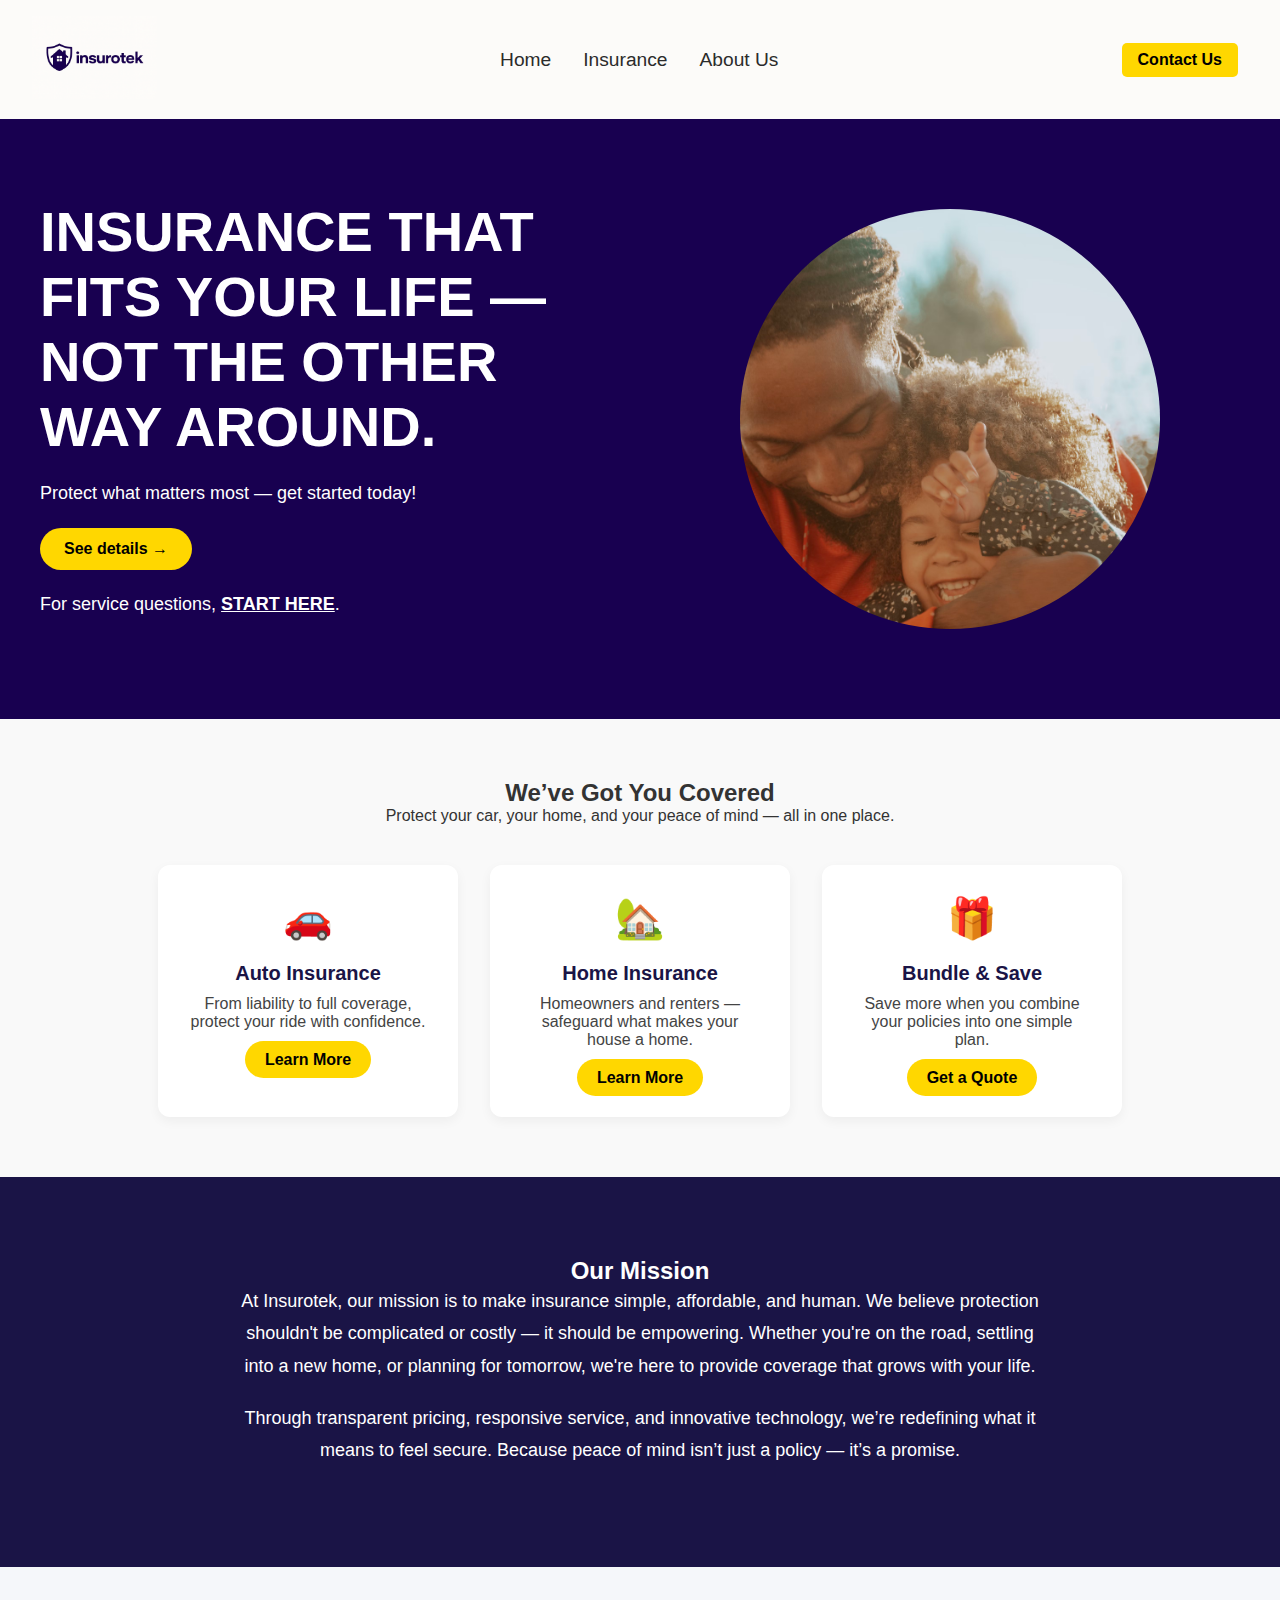
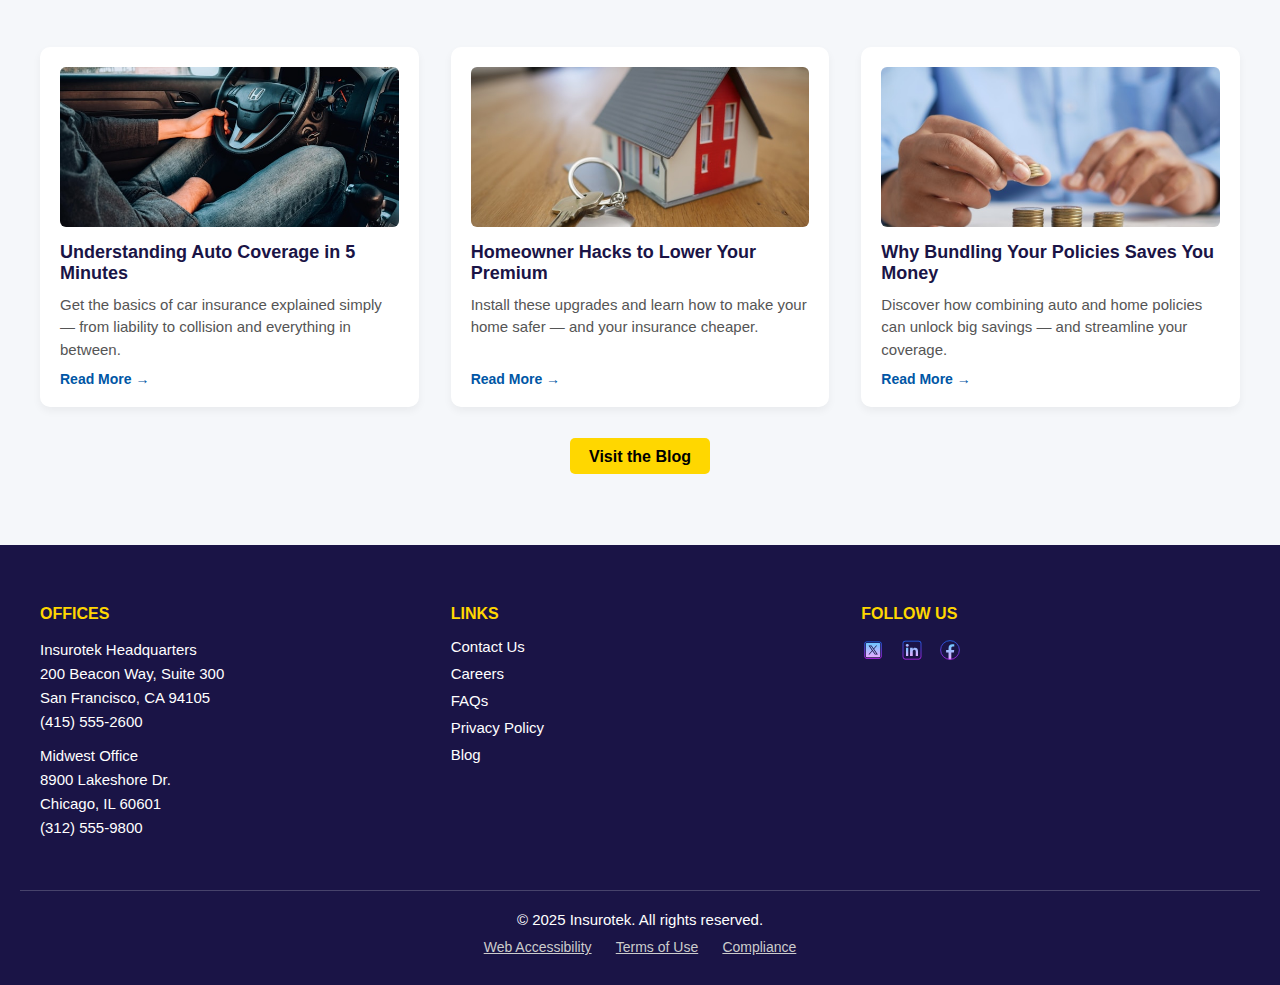
<file: index.html>
<!DOCTYPE html>
<html lang="en">

<head>
    <meta charset="UTF-8" />
    <meta name="viewport" content="width=device-width, initial-scale=1.0" />
    <meta name="author" content="CIS294 Team 4" />
    <link rel="stylesheet" href="css/index-styles.css" />
    <title>Insurotek</title>
</head>

<body>
    <!-- Navigation Bar -->
    <nav>
        <a href="index.html">
            <img src="imgs/logo2.png" class="logo" alt="InsuroTek Logo" />
        </a>

        <!-- Hamburger Toggle -->
        <div class="hamburger" id="hamburger">
            <span></span>
            <span></span>
            <span></span>
        </div>

        <ul class="nav-links">
            <li><a href="/index.html">Home</a></li>
            <li class="mega-dropdown">
                <a href="javascript:void(0);" id="insurance-toggle">Insurance</a>
                <div class="mega-menu" id="insurance-mega-menu">
                    <div class="mega-menu-inner">
                        <div class="mega-column">
                            <h4>Car Insurance</h4>
                            <ul>
                                <li><a href="#">Liability Coverage</a></li>
                                <li><a href="#">Full Coverage</a></li>
                                <li><a href="#">Roadside Assistance</a></li>
                                <li><a href="#">Uninsured Motorist</a></li>
                            </ul>
                        </div>
                        <div class="mega-column">
                            <h4>Home Insurance</h4>
                            <ul>
                                <li><a href="#">Homeowners Insurance</a></li>
                                <li><a href="#">Renters Insurance</a></li>
                                <li><a href="#">Flood Coverage</a></li>
                                <li><a href="#">Fire Protection</a></li>
                            </ul>
                        </div>
                        <div class="mega-column">
                            <h4>Bundle & Save</h4>
                            <ul>
                                <li><a href="#">Auto + Home Bundle</a></li>
                                <li><a href="#">Available Discounts</a></li>
                                <li><a href="#">How to File a Claim</a></li>
                            </ul>
                        </div>
                    </div>
                </div>
            </li>
            <li class="mega-dropdown">
                <a href="javascript:void(0);" id="about-toggle">About Us</a>
                <div class="mega-menu" id="about-mega-menu">
                    <div class="mega-menu-inner">
                        <div class="mega-column">
                            <h4>Company Info</h4>
                            <ul>
                                <li><a href="/aboutus.html">Who We Are</a></li>
                                <li><a href="/mission.html">Our Mission</a></li>
                                <li><a href="/aboutus.html">Meet the Team</a></li>
                            </ul>
                        </div>
                        <div class="mega-column">
                            <h4>Opportunities</h4>
                            <ul>
                                <li><a href="/careers.html">Careers</a></li>
                                <li><a href="/careers.html">Internships</a></li>
                            </ul>
                        </div>
                        <div class="mega-column">
                            <h4>Support</h4>
                            <ul>
                                <li><a href="/faq.html">FAQ</a></li>
                                <li><a href="/contact.html">Contact Us</a></li>
                            </ul>
                        </div>
                    </div>
                </div>
            </li>

        </ul>

        <div class="social-icons">
            <a href="/contact.html" class="contact-button">Contact Us</a>
        </div>
    </nav>

    <!-- Mobile Fullscreen Menu -->
    <div class="mobile-nav" id="mobileNav">
        <div class="mobile-nav-header">
            <span class="close-btn" id="closeNav">&times;</span>
        </div>
        <ul class="mobile-nav-links">
            <li><a href="/index.html">Home</a></li>
            <li class="accordion">
                <button class="accordion-toggle">Insurance</button>
                <ul class="submenu">
                    <li><a href="#">Liability Coverage</a></li>
                    <li><a href="#">Full Coverage</a></li>
                    <li><a href="#">Roadside Assistance</a></li>
                    <li><a href="#">Uninsured Motorist</a></li>
                    <li><a href="#">Homeowners</a></li>
                    <li><a href="#">Renters</a></li>
                </ul>
            </li>
            <li class="accordion">
                <button class="accordion-toggle">About Us</button>
                <ul class="submenu">
                    <li><a href="/aboutus.html">Who We Are</a></li>
                    <li><a href="/careers.html">Careers</a></li>
                    <li><a href="/faq.html">FAQ</a></li>
                </ul>
            </li>
            <li><a href="/contact.html">Contact Us</a></li>
        </ul>
    </div>

    <!-- Hero Section -->
    <section class="hero">
        <div class="hero-container">
            <div class="hero-text">
                <h1>Insurance that fits your life — not the other way around.</h1>
                <p>Protect what matters most — get started today!</p>
                <button class="hero-button">See details →</button>
                <p class="service-link">For service questions, <a href="#">START HERE</a>.</p>
            </div>
            <div class="hero-image">
                <img src="imgs/test1.avif" alt="Happy People" />
            </div>
        </div>
    </section>

    <!-- Insurance Cards -->
    <section class="insurance-cards">
        <h2 class="section-title">We’ve Got You Covered</h2>
        <p class="section-description">Protect your car, your home, and your peace of mind — all in one place.</p>

        <div class="card-container">
            <div class="card">
                <div class="card-icon">🚗</div>
                <h3 class="card-title">Auto Insurance</h3>
                <p class="card-text">From liability to full coverage, protect your ride with confidence.</p>
                <a href="/plans/full-coverage.html" class="card-button">Learn More</a>
            </div>

            <div class="card">
                <div class="card-icon">🏡</div>
                <h3 class="card-title">Home Insurance</h3>
                <p class="card-text">Homeowners and renters — safeguard what makes your house a home.</p>
                <a href="/plans/homeowners.html" class="card-button">Learn More</a>
            </div>

            <div class="card">
                <div class="card-icon">🎁</div>
                <h3 class="card-title">Bundle & Save</h3>
                <p class="card-text">Save more when you combine your policies into one simple plan.</p>
                <a href="/plans/bundles.html" class="card-button">Get a Quote</a>
            </div>
        </div>
    </section>


    <!-- Main Content -->
    <section class="our-mission">
        <div class="mission-wrapper">
            <h2 class="section-title">Our Mission</h2>
            <p class="mission-text">
                At Insurotek, our mission is to make insurance simple, affordable, and human. We believe protection
                shouldn't be complicated or costly — it should be empowering. Whether you're on the road, settling into
                a new home, or planning for tomorrow, we're here to provide coverage that grows with your life.
            </p>
            <p class="mission-text">
                Through transparent pricing, responsive service, and innovative technology, we’re redefining what it
                means to feel secure. Because peace of mind isn’t just a policy — it’s a promise.
            </p>
        </div>
    </section>

    <!-- Blog -->
    <section class="blog-preview">
        <div class="blog-grid">

            <article class="blog-card">
                <img src="imgs/blog-img1.jpg" alt="Understanding Auto Coverage" class="blog-img">
                <h3 class="blog-title">Understanding Auto Coverage in 5 Minutes</h3>
                <p class="blog-text">Get the basics of car insurance explained simply — from liability to collision and
                    everything in between.</p>
                <a href="#" class="read-more">Read More →</a>
            </article>

            <article class="blog-card">
                <img src="imgs/blog-img2.jpg" alt="Home Insurance Tips" class="blog-img">
                <h3 class="blog-title">Homeowner Hacks to Lower Your Premium</h3>
                <p class="blog-text">Install these upgrades and learn how to make your home safer — and your insurance
                    cheaper.</p>
                <a href="#" class="read-more">Read More →</a>
            </article>

            <article class="blog-card">
                <img src="imgs/blog-img3.jpg" alt="Why Bundling Works" class="blog-img">
                <h3 class="blog-title">Why Bundling Your Policies Saves You Money</h3>
                <p class="blog-text">Discover how combining auto and home policies can unlock big savings — and
                    streamline your coverage.</p>
                <a href="#" class="read-more">Read More →</a>
            </article>

        </div>
        <div class="blog-button-wrapper">
            <a href="#" class="btn primary">Visit the Blog</a>
        </div>
    </section>
    <!-- Footer -->
    <footer class="site-footer">
        <div class="footer-main">
            <div class="footer-column">
                <h4>OFFICES</h4>
                <p>Insurotek Headquarters<br>
                    200 Beacon Way, Suite 300<br>
                    San Francisco, CA 94105<br>
                    <a href="tel:+14155552600">(415) 555-2600</a></p>

                <p>Midwest Office<br>
                    8900 Lakeshore Dr.<br>
                    Chicago, IL 60601<br>
                    <a href="tel:+13125559800">(312) 555-9800</a></p>
            </div>

            <div class="footer-column">
                <h4>LINKS</h4>
                <ul>
                    <li><a href="/contact.html">Contact Us</a></li>
                    <li><a href="/careers.html">Careers</a></li>
                    <li><a href="/faq.html">FAQs</a></li>
                    <li><a href="/privacy.html">Privacy Policy</a></li>
                    <li><a href="/blog.html">Blog</a></li>
                </ul>
            </div>

            <div class="footer-column social">
                <h4>FOLLOW US</h4>
                <div class="social-icons">
                    <a href="#"><img src="imgs/icons8-x.svg" alt="Twitter"></a>
                    <a href="#"><img src="imgs/icons8-linkedin.svg" alt="LinkedIn"></a>
                    <a href="#"><img src="imgs/icons8-facebook.svg" alt="Facebook"></a>
                </div>
            </div>
        </div>

        <div class="footer-bottom">
            <p>&copy; 2025 Insurotek. All rights reserved.</p>
            <div class="footer-links">
                <a href="/accessibility.html">Web Accessibility</a>
                <a href="/terms.html">Terms of Use</a>
                <a href="/compliance.html">Compliance</a>
            </div>
        </div>
    </footer>

    <!-- JavaScript for Menu Toggles -->
    <script>
        const hamburger = document.getElementById("hamburger");
        const mobileNav = document.getElementById("mobileNav");
        const closeNav = document.getElementById("closeNav");
        hamburger.addEventListener("click", () => mobileNav.classList.add("show"));
        closeNav.addEventListener("click", () => mobileNav.classList.remove("show"));
        document.querySelectorAll(".accordion-toggle").forEach(btn =>
            btn.addEventListener("click", () => btn.parentElement.classList.toggle("open"))
        );

        const insuranceToggle = document.getElementById("insurance-toggle");
        const insuranceMegaMenu = document.getElementById("insurance-mega-menu");
        const aboutToggle = document.getElementById("about-toggle");
        const aboutMegaMenu = document.getElementById("about-mega-menu");
        insuranceToggle.addEventListener("click", () => {
            insuranceMegaMenu.classList.toggle("show");
            aboutMegaMenu.classList.remove("show");
        });
        aboutToggle.addEventListener("click", () => {
            aboutMegaMenu.classList.toggle("show");
            insuranceMegaMenu.classList.remove("show");
        });
        document.addEventListener("click", (e) => {
            if (!insuranceMegaMenu.contains(e.target) && e.target !== insuranceToggle) {
                insuranceMegaMenu.classList.remove("show");
            }
            if (!aboutMegaMenu.contains(e.target) && e.target !== aboutToggle) {
                aboutMegaMenu.classList.remove("show");
            }
        });
    </script>
</body>

</html>
</file>
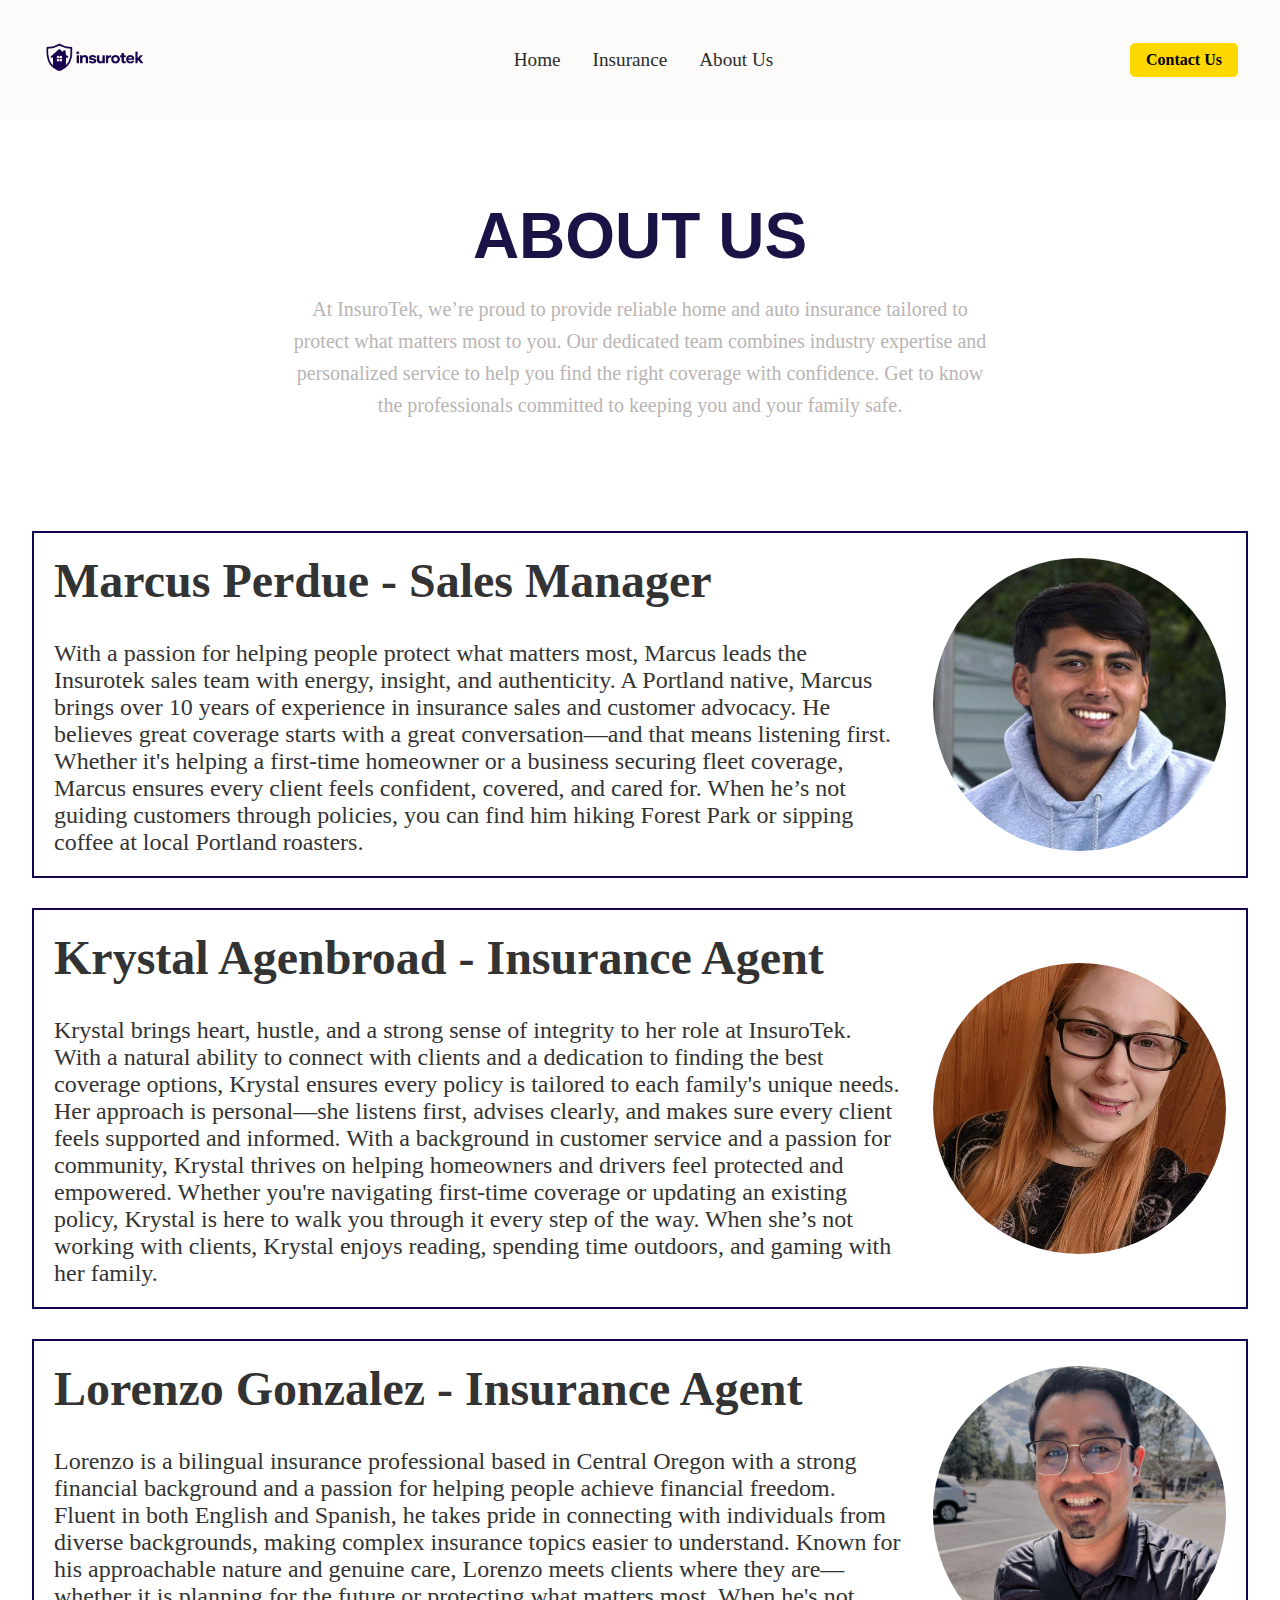
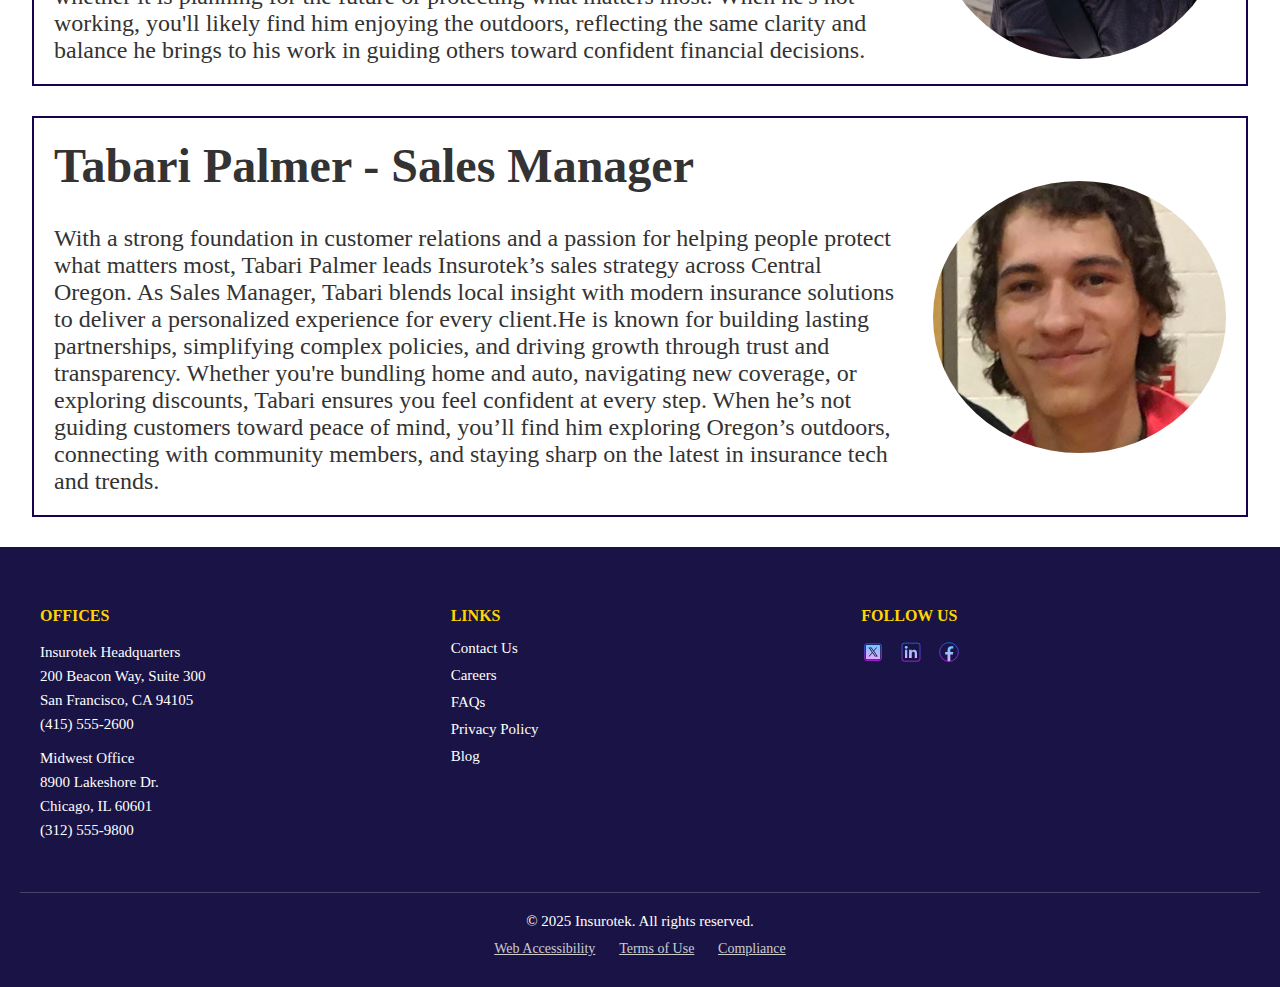
<file: aboutus.html>
<!DOCTYPE html>
<html lang="en">
<head>
    <meta charset="UTF-8">
    <meta name="viewport" content="width=device-width, initial-scale=1.0">
    <meta name="author" content="Krystal Agenbroad">
    <link rel="stylesheet" href="css/aboutus-styles.css">
    <title>Insurotek</title>

    <style>
          h1 {
            font-size: 2em;
            padding-bottom: 5px;
        }
        
        #info-box {
            display: flex;
            align-items: center;
            border: 2px solid #190050;
            padding: 20px;
            margin: 30px auto;
            gap: 30px;
            max-width: 95%;
            font-size: 1.5em;
        }

        .team-pic {
            max-width: 25%;
            height: auto;
            object-fit: cover;
            object-position: center 40%;
            border: 2px #190050;
            border-radius: 50%;
        }

        
      
    </style>
</head>
    
<body>

   <!-- Navigation Bar -->
    <nav>
        <a href="index.html">
            <img src="imgs/logo2.png" class="logo" alt="InsuroTek Logo" />
        </a>

        <!-- Hamburger Toggle -->
        <div class="hamburger" id="hamburger">
            <span></span>
            <span></span>
            <span></span>
        </div>

        <ul class="nav-links">
            <li><a href="/index.html">Home</a></li>
            <li class="mega-dropdown">
                <a href="javascript:void(0);" id="insurance-toggle">Insurance</a>
                <div class="mega-menu" id="insurance-mega-menu">
                    <div class="mega-menu-inner">
                        <div class="mega-column">
                            <h4>Car Insurance</h4>
                            <ul>
                                <li><a href="Services.html">Liability Coverage</a></li>
                                <li><a href="Services.html">Full Coverage</a></li>
                                <li><a href="Services.html">Roadside Assistance</a></li>
                                <li><a href="Services.html">Uninsured Motorist</a></li>
                            </ul>
                        </div>
                        <div class="mega-column">
                            <h4>Home Insurance</h4>
                            <ul>
                                <li><a href="Services.html">Homeowners Insurance</a></li>
                                <li><a href="Services.html">Renters Insurance</a></li>
                                <li><a href="Services.html">Flood Coverage</a></li>
                                <li><a href="Services.html">Fire Protection</a></li>
                            </ul>
                        </div>
                        <div class="mega-column">
                            <h4>Bundle & Save</h4>
                            <ul>
                                <li><a href="Services.html">Auto + Home Bundle</a></li>
                                <li><a href="Services.html">Available Discounts</a></li>
                                <li><a href="Services.html">How to File a Claim</a></li>
                            </ul>
                        </div>
                    </div>
                </div>
            </li>
            <li class="mega-dropdown">
                <a href="javascript:void(0);" id="about-toggle">About Us</a>
                <div class="mega-menu" id="about-mega-menu">
                    <div class="mega-menu-inner">
                        <div class="mega-column">
                            <h4>Company Info</h4>
                            <ul>
                                <li><a href="/aboutus.html">Who We Are</a></li>
                                <li><a href="/mission.html">Our Mission</a></li>
                                <li><a href="/aboutus.html">Meet the Team</a></li>
                            </ul>
                        </div>
                        <div class="mega-column">
                            <h4>Opportunities</h4>
                            <ul>
                                <li><a href="/careers.html">Careers</a></li>
                                <li><a href="/careers.html">Internships</a></li>
                            </ul>
                        </div>
                        <div class="mega-column">
                            <h4>Support</h4>
                            <ul>
                                <li><a href="/faq.html">FAQ</a></li>
                                <li><a href="/contact.html">Contact Us</a></li>
                            </ul>
                        </div>
                    </div>
                </div>
            </li>

        </ul>

        <div class="social-icons">
            <a href="/contact.html" class="contact-button">Contact Us</a>
        </div>
    </nav>

    <!-- Mobile Fullscreen Menu -->
    <div class="mobile-nav" id="mobileNav">
        <div class="mobile-nav-header">
            <span class="close-btn" id="closeNav">&times;</span>
        </div>
        <ul class="mobile-nav-links">
            <li><a href="/index.html">Home</a></li>
            <li class="accordion">
                <button class="accordion-toggle">Insurance</button>
                <ul class="submenu">
                    <li><a href="Services.html">Liability Coverage</a></li>
                    <li><a href="Services.html">Full Coverage</a></li>
                    <li><a href="Services.html">Roadside Assistance</a></li>
                    <li><a href="Services.html">Uninsured Motorist</a></li>
                    <li><a href="Services.html">Homeowners</a></li>
                    <li><a href="Services.html">Renters</a></li>
                </ul>
            </li>
            <li class="accordion">
                <button class="accordion-toggle">About Us</button>
                <ul class="submenu">
                    <li><a href="/aboutus.html">Who We Are</a></li>
                    <li><a href="/careers.html">Careers</a></li>
                    <li><a href="/faq.html">FAQ</a></li>
                </ul>
            </li>
            <li><a href="/contact.html">Contact Us</a></li>
        </ul>
    </div>

    <!-- Main Content -->
    <section class="main-content">
        <h2 class="section-title">About Us</h2>
        <p class="section-description">
         At InsuroTek, we’re proud to provide reliable home and auto insurance tailored to protect what matters most to you. Our dedicated team combines
        industry expertise and personalized service to help you find the right coverage with confidence. Get to know the professionals committed to keeping you and your family safe.</p>
    </section>

    <!-- Bio and pics of employees -->
    <section>
        <div id="info-box">
            <div id="bio-text">
            <h1>Marcus Perdue - Sales Manager</h1>
            <br>
            <p> 
                With a passion for helping people protect what matters most, Marcus leads the Insurotek sales team with energy, 
                insight, and authenticity. A Portland native, Marcus brings over 10 years of experience in insurance sales and customer advocacy. 
                He believes great coverage starts with a great conversation—and that means listening first. Whether it's helping a first-time homeowner or a business securing fleet coverage,
                Marcus ensures every client feels confident, covered, and cared for. When he’s not guiding customers through policies, you can find him hiking Forest Park or sipping coffee at local Portland roasters.
            </p>
            </div>
            <img src="imgs/marcus.jpg" alt="Marcus Perdue" class="team-pic"/>
        </div>

        <div id="info-box">
            <div id="bio-text">
            <h1>Krystal Agenbroad - Insurance Agent</h1>
            <br>
            <p> 
                Krystal brings heart, hustle, and a strong sense of integrity to her role at InsuroTek. With a natural ability to connect with clients and a 
                dedication to finding the best coverage options, Krystal ensures every policy is tailored to each family's unique needs. Her approach 
                is personal—she listens first, advises clearly, and makes sure every client feels supported and informed.
                With a background in customer service and a passion for community, Krystal thrives on helping homeowners and drivers feel protected and empowered. 
                Whether you're navigating first-time coverage or updating an existing policy, Krystal is here to walk you through it every step of the way.
                When she’s not working with clients, Krystal enjoys reading, spending time outdoors, and gaming with her family.
            </p>
            </div>
            <img src="imgs/krystal1.jpg" alt="Krystal Agenbroad" class="team-pic"/>
        </div>

        <div id="info-box">
            <div id="bio-text">
            <h1>Lorenzo Gonzalez - Insurance Agent</h1>
            <br>
            <p> 
                Lorenzo is a bilingual insurance professional based in Central Oregon with a strong financial background and a passion for helping people achieve financial freedom. Fluent in both English and Spanish, he takes pride in connecting with individuals from diverse backgrounds, making complex insurance topics easier to understand. Known for his approachable nature and genuine care, Lorenzo meets clients where they are—whether it is planning for the future or protecting what matters most. When he's not working, you'll likely find him enjoying the outdoors, reflecting the same clarity and balance he brings to his work in guiding others toward confident financial decisions.
            </p>
            </div>
            <img src="imgs/Profile1.jpeg" alt="Lorenzo Gonzalez" class="team-pic"/>
        </div>

        <div id="info-box">
            <div id="bio-text">
            <h1>Tabari Palmer - Sales Manager</h1>
            <br>
            <p> 
                 With a strong foundation in customer relations and a passion for helping people protect what matters most, Tabari Palmer leads Insurotek’s sales strategy across Central Oregon. 
                 As Sales Manager, Tabari blends local insight with modern insurance solutions to deliver a personalized experience for every client.He is known for building lasting partnerships, 
                 simplifying complex policies, and driving growth through trust and transparency. Whether you're bundling home and auto, navigating new coverage, or exploring discounts, 
                 Tabari ensures you feel confident at every step. When he’s not guiding customers toward peace of mind, you’ll find him exploring Oregon’s outdoors, connecting with community members, 
                 and staying sharp on the latest in insurance tech and trends.
            </p>
            </div>
            <img src="imgs/palmer.png" alt="Tabari Palmer" class="team-pic"/>
        </div>
    </section>

    <!-- Footer -->
    <footer class="site-footer">
        <div class="footer-main">
            <div class="footer-column">
                <h4>OFFICES</h4>
                <p>Insurotek Headquarters<br>
                    200 Beacon Way, Suite 300<br>
                    San Francisco, CA 94105<br>
                    <a href="tel:+14155552600">(415) 555-2600</a></p>

                <p>Midwest Office<br>
                    8900 Lakeshore Dr.<br>
                    Chicago, IL 60601<br>
                    <a href="tel:+13125559800">(312) 555-9800</a></p>
            </div>

            <div class="footer-column">
                <h4>LINKS</h4>
                <ul>
                    <li><a href="/contact.html">Contact Us</a></li>
                    <li><a href="/careers.html">Careers</a></li>
                    <li><a href="/faq.html">FAQs</a></li>
                    <li><a href="/privacy.html">Privacy Policy</a></li>
                    <li><a href="/blog.html">Blog</a></li>
                </ul>
            </div>

            <div class="footer-column social">
                <h4>FOLLOW US</h4>
                <div class="social-icons">
                    <a href="#"><img src="imgs/icons8-x.svg" alt="Twitter"></a>
                    <a href="#"><img src="imgs/icons8-linkedin.svg" alt="LinkedIn"></a>
                    <a href="#"><img src="imgs/icons8-facebook.svg" alt="Facebook"></a>
                </div>
            </div>
        </div>

        <div class="footer-bottom">
            <p>&copy; 2025 Insurotek. All rights reserved.</p>
            <div class="footer-links">
                <a href="/accessibility.html">Web Accessibility</a>
                <a href="/terms.html">Terms of Use</a>
                <a href="/compliance.html">Compliance</a>
            </div>
        </div>
    </footer>

    <!-- JavaScript for Menu Toggles -->
    <script>
        const hamburger = document.getElementById("hamburger");
        const mobileNav = document.getElementById("mobileNav");
        const closeNav = document.getElementById("closeNav");
        hamburger.addEventListener("click", () => mobileNav.classList.add("show"));
        closeNav.addEventListener("click", () => mobileNav.classList.remove("show"));
        document.querySelectorAll(".accordion-toggle").forEach(btn =>
            btn.addEventListener("click", () => btn.parentElement.classList.toggle("open"))
        );

        const insuranceToggle = document.getElementById("insurance-toggle");
        const insuranceMegaMenu = document.getElementById("insurance-mega-menu");
        const aboutToggle = document.getElementById("about-toggle");
        const aboutMegaMenu = document.getElementById("about-mega-menu");
        insuranceToggle.addEventListener("click", () => {
            insuranceMegaMenu.classList.toggle("show");
            aboutMegaMenu.classList.remove("show");
        });
        aboutToggle.addEventListener("click", () => {
            aboutMegaMenu.classList.toggle("show");
            insuranceMegaMenu.classList.remove("show");
        });
        document.addEventListener("click", (e) => {
            if (!insuranceMegaMenu.contains(e.target) && e.target !== insuranceToggle) {
                insuranceMegaMenu.classList.remove("show");
            }
            if (!aboutMegaMenu.contains(e.target) && e.target !== aboutToggle) {
                aboutMegaMenu.classList.remove("show");
            }
        });
    </script>
</body>
</html>
</file>
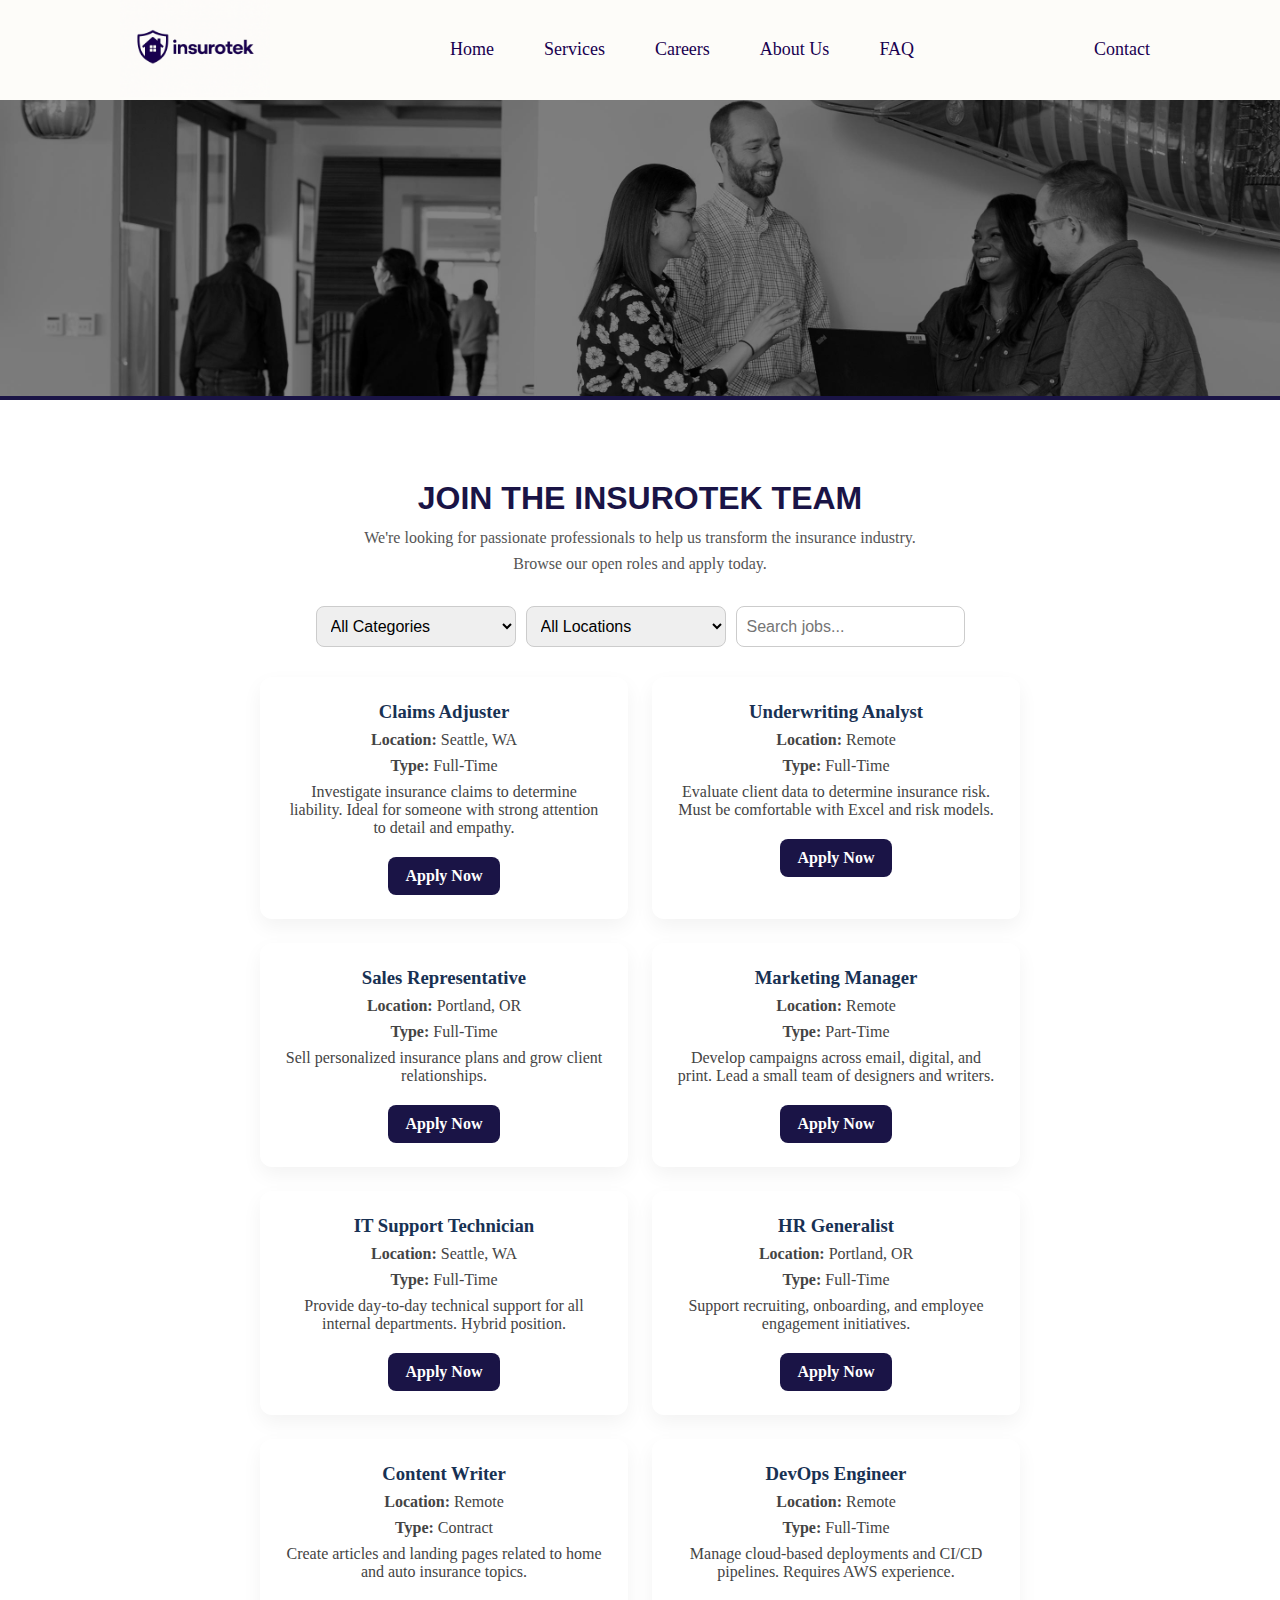
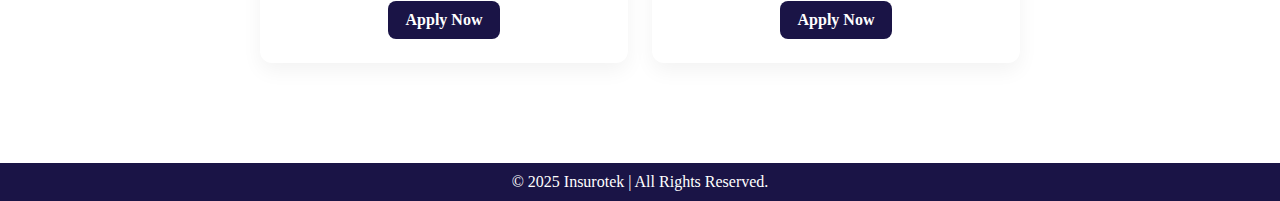
<file: careers.html>
<!DOCTYPE html>
<html lang="en">
<head>
    <meta charset="UTF-8">
    <meta name="viewport" content="width=device-width, initial-scale=1.0">
    <meta name="author" content="Marcus Perdue">
    <link rel="stylesheet" href="css/template.css">
    <link rel="stylesheet" href="css/careers.css" />
    <title>Insurotek</title>
</head>
<body>

<!-- Navigation Bar -->
    <nav>
        <a href="index.html"><img src="imgs/logo2.png" class="logo" alt="Harmony for Schools Logo"></a>
        <div class="menu-toggle">&#9776;</div>

        <ul class="nav-links">
            <li><a href="/index.html">Home</a></li>
            <li><a href="/index.html">Services</a></li>
            <li><a href="/careers.html">Careers</a></li>
            <li><a href="/aboutus.html">About Us</a></li>
            <li><a href="/faq.html">FAQ</a></li>
        </ul>

        <!-- Social Media Icons -->
        <div class="social-icons">
            <a href="/contact.html" target="_blank" class="icon">Contact</a>

        </div>
    </nav>

    <!-- Hero Image Section -->
    <section class="careers-hero">
      <div class="hero-overlay">
        <h1 class="hero-title"></h1>
        <p class="hero-subtitle"></p>
      </div>
    </section>

    <!-- Main Content -->
    <section class="main-content">
        <h2 class="section-title">Join the Insurotek Team</h2>
        <p class="section-description">
        We're looking for passionate professionals to help us transform the insurance industry.
        <br>Browse our open roles and apply today.
        </p>
        
        <!-- Filters -->
        <div class="filters">
        <select id="categoryFilter">
        <option value="">All Categories</option>
        <option value="Customer Service">Customer Service</option>
        <option value="Sales">Sales</option>
        <option value="Marketing">Marketing</option>
        <option value="IT">IT</option>
        </select>
        <select id="locationFilter">
        <option value="">All Locations</option>
        <option value="Portland, OR">Portland, OR</option>
        <option value="Seattle, WA">Seattle, WA</option>
        <option value="Remote">Remote</option>
        </select>
        <input type="text" id="searchInput" placeholder="Search jobs..." />
        </div>

        <!-- Job Listings -->
        <div class="job-listings" id="jobListings">
        <!-- Job cards njected here by JavaScript -->
        </div>

    </section>

    <!-- Footer -->
    <footer>
        <p>&copy; 2025 Insurotek | All Rights Reserved.</p>
    </footer>

    <!-- JavaScript for Mobile Menu -->
    <script>
        document.querySelector(".menu-toggle").addEventListener("click", function () {
            document.querySelector(".nav-links").classList.toggle("show");
        });
    </script>

    <!-- Javascript for Careers Search-->
    <script src="careers.js"></script>

</body>
</html>
</file>
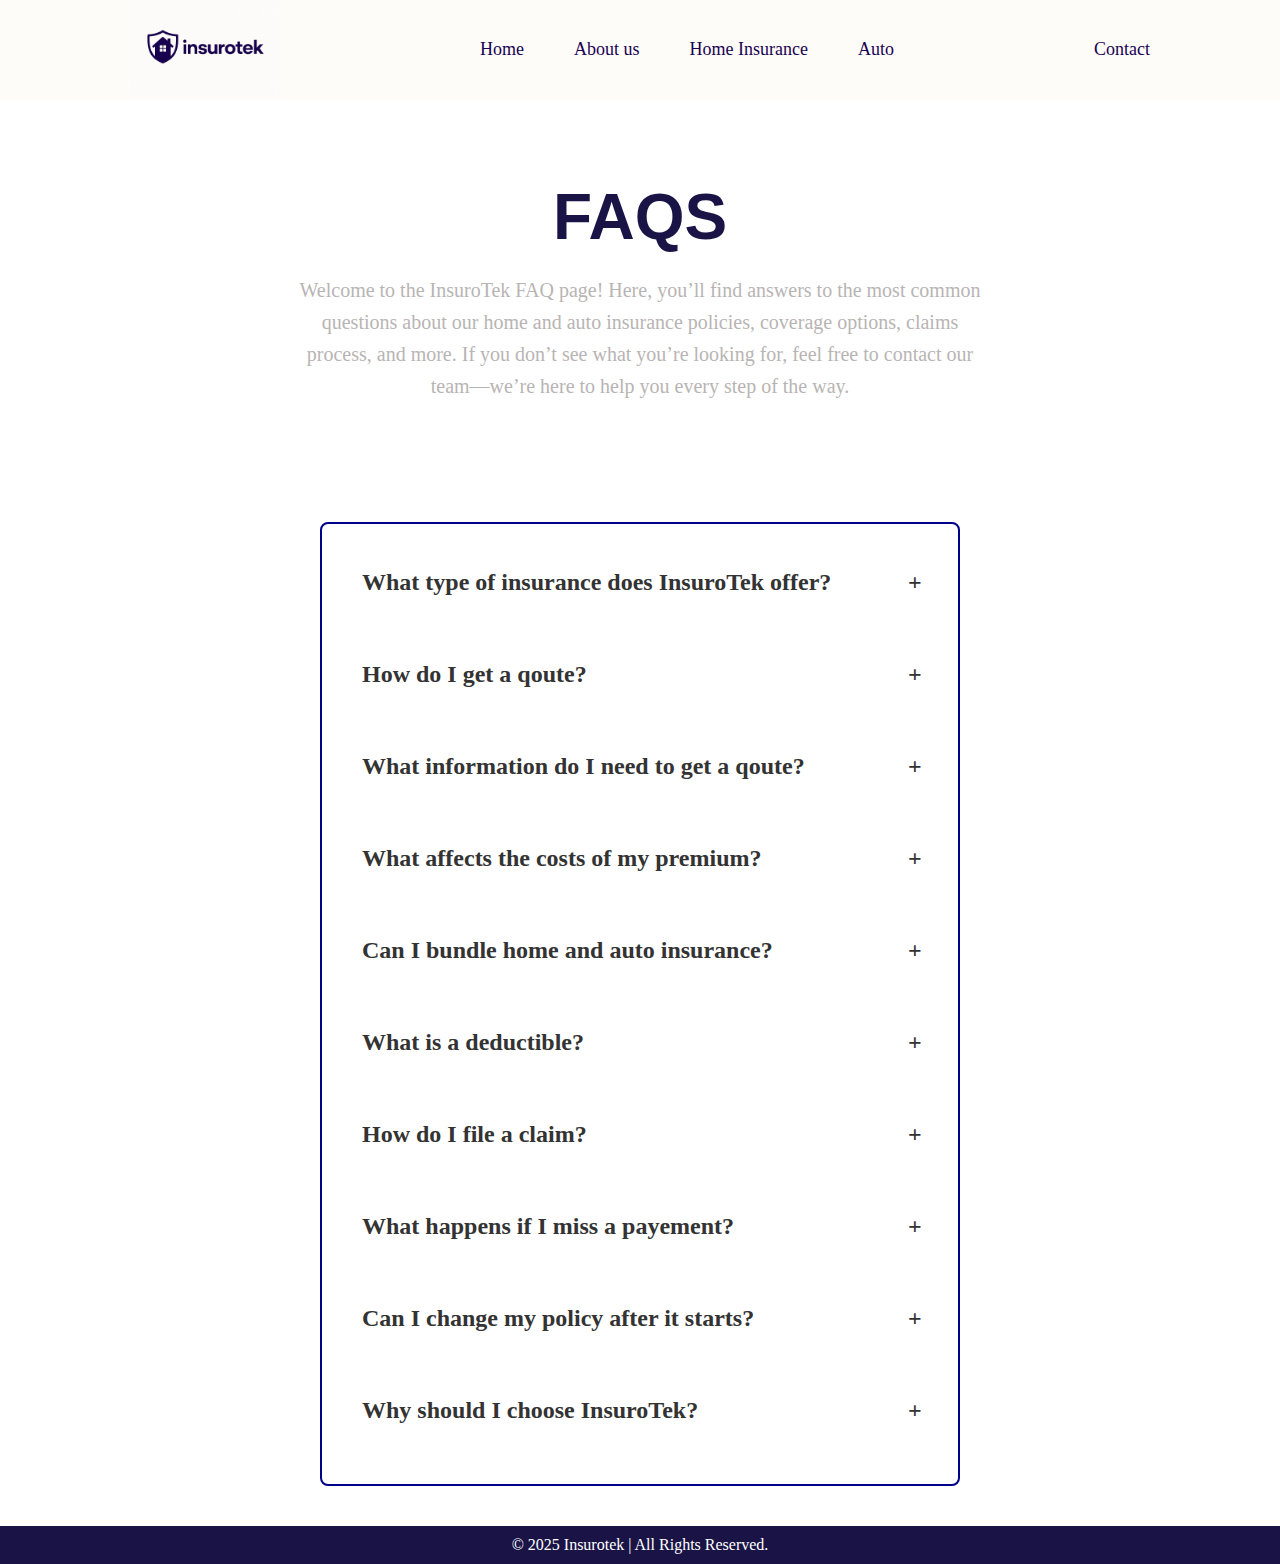
<file: faq.html>
<!DOCTYPE html>
<html lang="en">
<head>
    <meta charset="UTF-8">
    <meta name="viewport" content="width=device-width, initial-scale=1.0">
    <meta name="author" content="Krystal Agenbroad">
    <link rel="stylesheet" href="css/template.css">
    <title>Insurotek</title>

    <style>

        #faqs {
            max-width: 50%;         
            margin: 40px auto;        
            border: 2px solid darkblue; 
            border-radius: 8px;      
            padding: 20px;            
        }

        .faq-item {
            margin-bottom: 15px;
            padding: 15px 20px;
            border-radius: 6px;
            cursor: pointer;
            transition: background 0.3s ease;
        }

        .faq-item:hover {
            background: #e8f0fe;
        }
        
        .question {
            font-size: 1.5em;
            font-weight: bold;
            cursor: pointer;
            display: flex;
            justify-content: space-between;
            padding: 10px 0;
            align-items: center;
        }
        
        .answer {
            display: none;
            padding: 10px 0 0 0;
        }

        .toggle {
            display: inline-block;
            width: 20px;
            padding-left: 10px;
        }
        
    </style>
</head>
<body>

    <!-- Navigation Bar -->
    <nav>
        <a href="index.html"><img src="imgs/logo2.png" class="logo" alt="Harmony for Schools Logo"></a>
        <div class="menu-toggle">&#9776;</div>

        <ul class="nav-links">
            <li><a href="#">Home</a></li>
            <li><a href="#">About us</a></li>
            <li><a href="#">Home Insurance</a></li>
            <li><a href="#">Auto</a></li>
        </ul>

        <!-- Contact Button -->
        <div class="social-icons">
            <a href="#">Contact</a>
        </div>
    </nav>

    <!-- Main Content -->
    <section class="main-content">
        <h2 class="section-title">FAQs</h2>
        <p class="section-description">
            Welcome to the InsuroTek FAQ page! Here, you’ll find answers to the most common questions about our home and auto insurance policies, 
            coverage options, claims process, and more. If you don’t see what you’re looking for, feel free to contact our team—we’re here to help you every step of the way.
        </p>
    </section>

    <section id="faqs">
        <div class="faq-item">
            <div class="question">
                What type of insurance does InsuroTek offer?
                <span class="toggle">+</span>
            </div>
            <div class="answer">
                We specialize in both home and auto insurance coverage. Whether you are a homeowner, renter, or vehicle owner, we tailor policies to protect what matters to you most.
            </div>
        </div>
    
        <div class="faq-item">
            <div class="question">
                    How do I get a qoute?
                <span class="toggle">+</span>
            </div>
            <div class="answer">
                    You can request a personalized quote by contacting us directly or filling out our online form. We’ll review your needs and respond with the best coverage options available.
            </div>
        </div>
    
        <div class="faq-item">
            <div class="question">
                    What information do I need to get a qoute?
                <span class="toggle">+</span>
            </div>
            <div class="answer">
                    For auto insurance, we’ll need details like your vehicle information, driving history, and driver’s license. For home insurance, we’ll ask about the property’s location, structure, and any existing coverage.
            </div>
        </div>
   
        <div class="faq-item">
            <div class="question">
                    What affects the costs of my premium?
                <span class="toggle">+</span>
            </div>
            <div class="answer">
                    Factors like your location, driving history, credit score, claims history, and coverage limits all impact the final premium. We work with you to find the right balance between cost and coverage.
            </div>
        </div>
    
        <div class="faq-item">
            <div class="question">
                    Can I bundle home and auto insurance?
                <span class="toggle">+</span>
            </div>
            <div class="answer">
                Yes! Bundling home and auto insurance can lead to discounts and simplified billing. Ask us how much you could save.
            </div>
        </div>
    
        <div class="faq-item">
            <div class="question">
                    What is a deductible?
                <span class="toggle">+</span>
            </div>
            <div class="answer">
                A deductible is the amount you pay out-of-pocket before your insurance kicks in. Choosing a higher deductible usually lowers your monthly premium—but it also means you’ll pay more upfront in the event of a claim.
            </div>
        </div>
  
        <div class="faq-item">
            <div class="question">
                    How do I file a claim?
                <span class="toggle">+</span>
            </div>
            <div class="answer">
                    You can file a claim online, by phone, or through your InsuroTek agent. We’ll guide you through the process to make sure it’s fast, smooth, and stress-free.
            </div>
        </div>
 
        <div class="faq-item">
            <div class="question">
                    What happens if I miss a payement?
                <span class="toggle">+</span>
            </div>
            <div class="answer">
                    Missing a payment could result in a lapse in coverage, so it's important to contact us right away. We’ll work with you to avoid cancellation if possible.
            </div>
        </div>
    
        <div class="faq-item">
            <div class="question">
                    Can I change my policy after it starts?
                <span class="toggle">+</span>
            </div>
            <div class="answer">
                    Yes! Life changes—so your policy should too. Whether you buy a new car, move, or make home improvements, let us know so we can update your coverage.
            </div>
        </div>

        <div class="faq-item">
            <div class="question">
                    Why should I choose InsuroTek?
                <span class="toggle">+</span>
            </div>
            <div class="answer">
                    We offer personalized service, competitive rates, and a commitment to making insurance easy to understand. We’re here to support you, not just sell policies.
            </div>
        </div>
    </section>
    

    <!-- Footer -->
    <footer>
        <p>&copy; 2025 Insurotek | All Rights Reserved.</p>
    </footer>

    <!-- JavaScript for Mobile Menu -->
    <script>
        document.querySelector(".menu-toggle").addEventListener("click", function () {
            document.querySelector(".nav-links").classList.toggle("show");
        });

        /* FAQ toggle.*/

        const faqItems = document.querySelectorAll('.faq-item');

        faqItems.forEach(item => {
            const question = item.querySelector('.question');
            const answer = item.querySelector('.answer');
            const toggle = item.querySelector('.toggle');

        question.addEventListener('click',() => {
            const isOpen = answer.style.display === 'block';
            answer.style.display =isOpen ? 'none' : 'block';
            toggle.textContent = isOpen ? '+' : '-';
         });
        });
    </script>

</body>
</html>
</file>
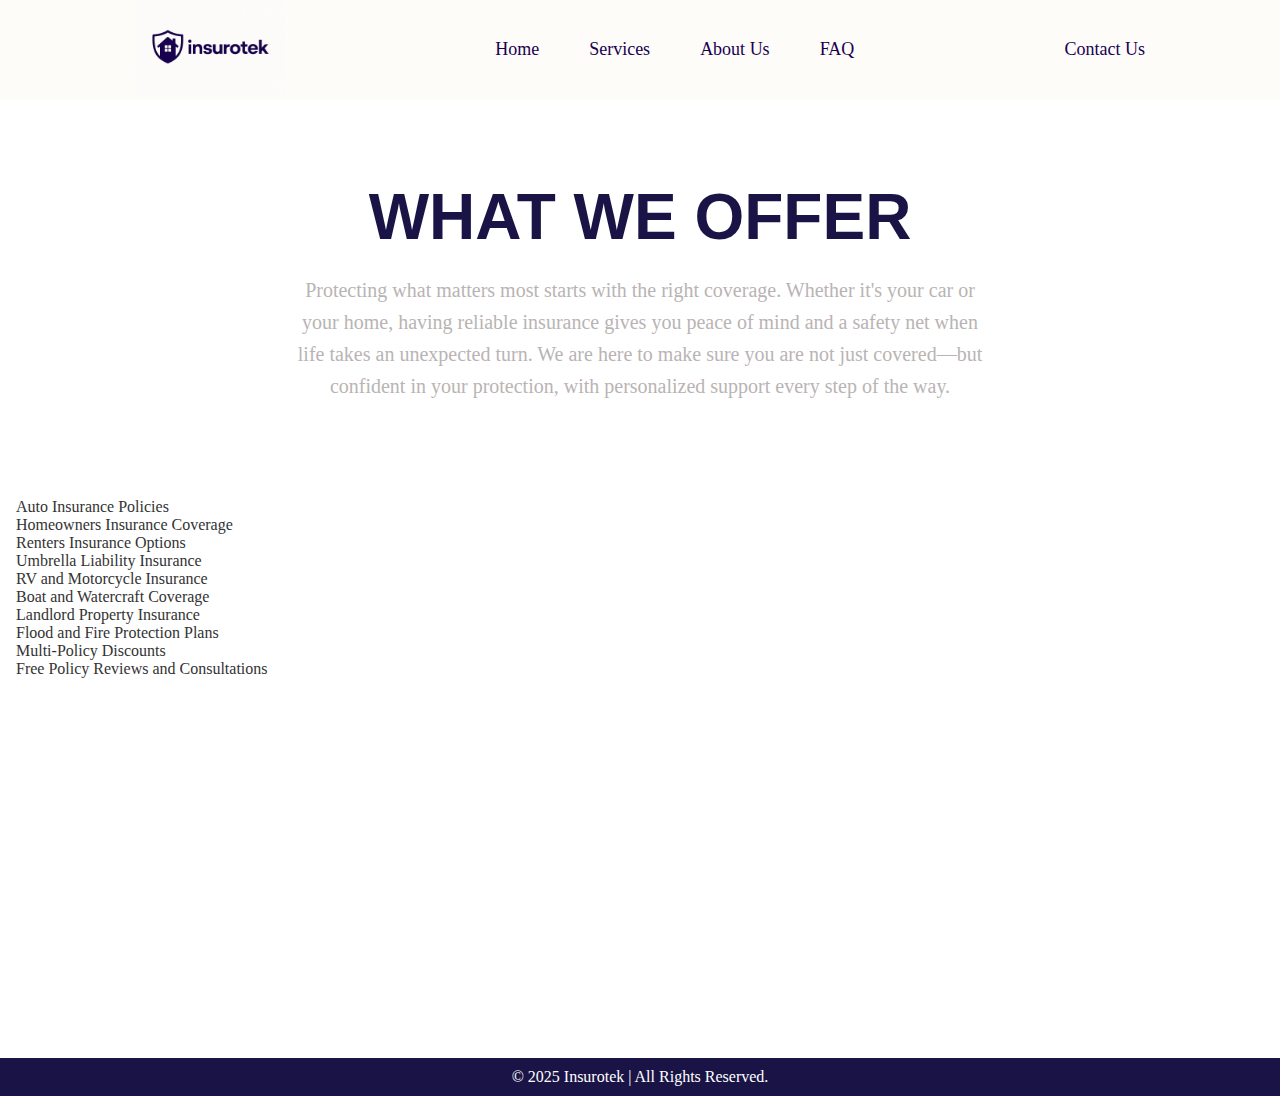
<file: Services.html>
<!DOCTYPE html>
<html lang="en">
<head>
    <meta charset="UTF-8">
    <meta name="viewport" content="width=device-width, initial-scale=1.0">
    <meta name="author" content="Tabari Palmer">
    <link rel="stylesheet" href="css/template.css">
    <title>Insurotek-Services</title>

    <style>
        .service-list {border:8px #1A1446; min-height: 60svh; margin: 16px; position: relative;}
    </style>
</head>
<body>

    <!-- Navigation Bar -->
    <nav>
        <a href="index.html"><img src="imgs/logo2.png" class="logo" alt="Harmony for Schools Logo"></a>
        <div class="menu-toggle">&#9776;</div>

        <ul class="nav-links">
            <li><a href="/index.html">Home</a></li>
            <li><a href="/Services.html">Services</a></li>
            <li><a href="/aboutus.html">About Us</a></li>
            <li><a href="/faq.html">FAQ</a></li>
        </ul>

        <!-- Contact Button -->
        <div class="social-icons">
            <a href="/contact.html">Contact Us</a>

        </div>
    </nav>

    <!-- Main Content -->
    <section class="main-content">
        <h2 class="section-title">What we offer</h2>
        <p class="section-description">
            Protecting what matters most starts with the right coverage. Whether it's your car or your home, having reliable insurance gives you peace of mind and a safety net when life takes an unexpected turn. We are here to make sure you are not just covered—but confident in your protection, with personalized support every step of the way.
        </p>
    </section>
    <section class="service-list">
        <div>Auto Insurance Policies</div>
        <div>Homeowners Insurance Coverage</div>
        <div>Renters Insurance Options</div>
        <div>Umbrella Liability Insurance</div>
        <div>RV and Motorcycle Insurance</div>
        <div>Boat and Watercraft Coverage</div>
        <div>Landlord Property Insurance</div>
        <div>Flood and Fire Protection Plans</div>
        <div>Multi-Policy Discounts</div>
        <div>Free Policy Reviews and Consultations</div>
    </section>

    <!-- Footer -->
    <footer>
        <p>&copy; 2025 Insurotek | All Rights Reserved.</p>
    </footer>

    <!-- JavaScript for Mobile Menu -->
    <script>
        document.querySelector(".menu-toggle").addEventListener("click", function () {
            document.querySelector(".nav-links").classList.toggle("show");
        });
    </script>

</body>
</html>
</file>
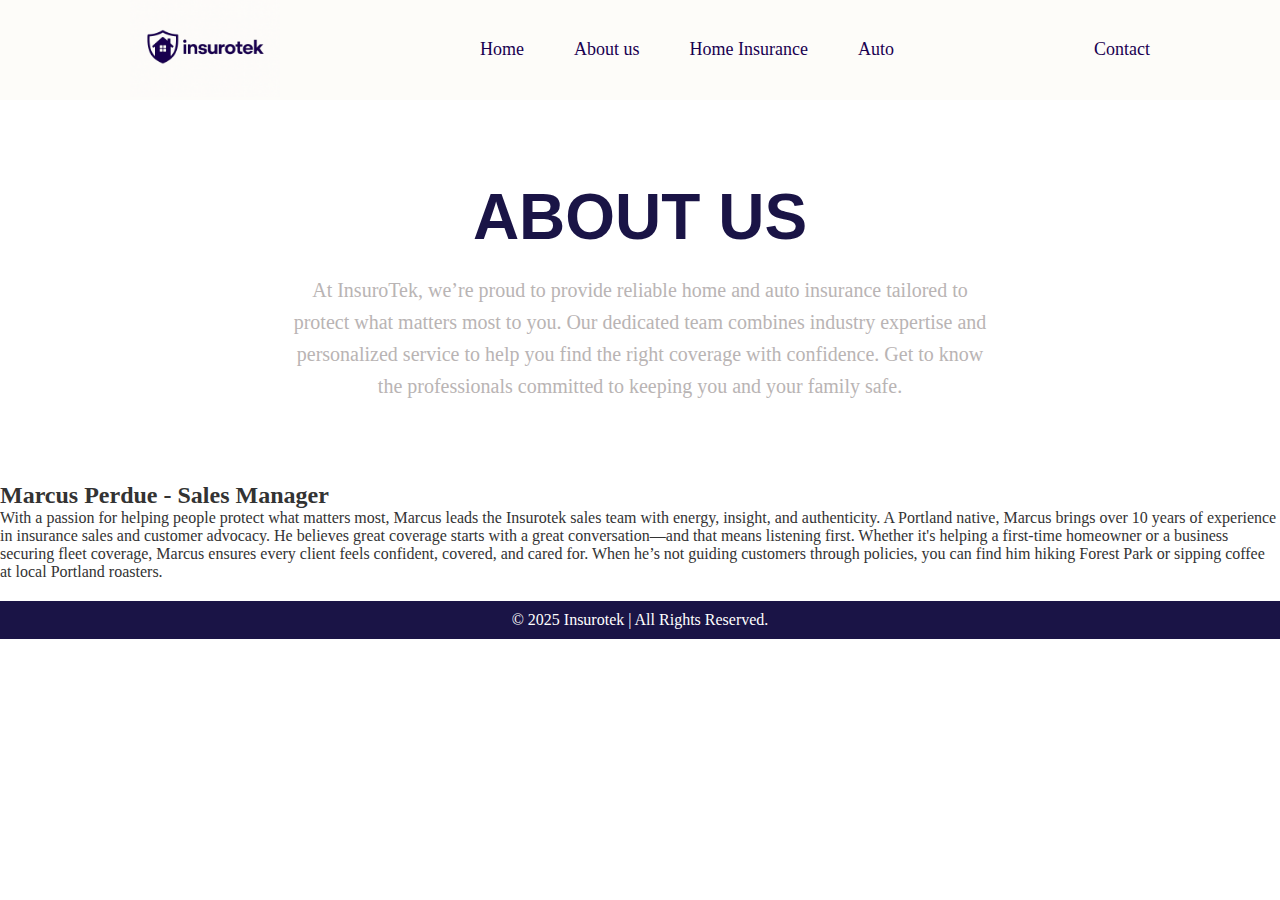
<file: template.html>
<!DOCTYPE html>
<html lang="en">
<head>
    <meta charset="UTF-8">
    <meta name="viewport" content="width=device-width, initial-scale=1.0">
    <meta name="author" content="Krystal Agenbroad">
    <link rel="stylesheet" href="css/template.css">
    <title>Insurotek</title>
</head>
<body>

    <!-- Navigation Bar -->
    <nav>
        <a href="index.html"><img src="imgs/logo2.png" class="logo" alt="Harmony for Schools Logo"></a>
        <div class="menu-toggle">&#9776;</div>

        <ul class="nav-links">
            <li><a href="#">Home</a></li>
            <li><a href="#">About us</a></li>
            <li><a href="#">Home Insurance</a></li>
            <li><a href="#">Auto</a></li>
        </ul>

        <!-- Contact Button -->
        <div class="social-icons">
            <a href="#">Contact</a>

        </div>
    </nav>

    <!-- Main Content -->
    <section class="main-content">
        <h2 class="section-title">About Us</h2>
        <p class="section-description">
         At InsuroTek, we’re proud to provide reliable home and auto insurance tailored to protect what matters most to you. Our dedicated team combines
            industry expertise and personalized service to help you find the right coverage with confidence. Get to know the professionals committed to keeping you and your family safe.</p>
    </section>

    <section>
        <div>
            <h2>Marcus Perdue - Sales Manager</h2>
            <p> 
                With a passion for helping people protect what matters most, Marcus leads the Insurotek sales team with energy, insight, and authenticity. A Portland native, Marcus brings over 10 years of experience in insurance sales and customer advocacy. He believes great coverage starts with a great conversation—and that means listening first. Whether it's helping a first-time homeowner or a business securing fleet coverage,
                Marcus ensures every client feels confident, covered, and cared for. When he’s not guiding customers through policies, you can find him hiking Forest Park or sipping coffee at local Portland roasters.
            </p>
        </div>
    </section>

    <!-- Footer -->
    <footer>
        <p>&copy; 2025 Insurotek | All Rights Reserved.</p>
    </footer>

    <!-- JavaScript for Mobile Menu -->
    <script>
        document.querySelector(".menu-toggle").addEventListener("click", function () {
            document.querySelector(".nav-links").classList.toggle("show");
        });
    </script>

</body>
</html>
</file>
<file: css/careers.css>
/* Main Content Section */
.main-content {
    text-align: center;
    padding: 80px 20px;
    max-width: 800px;
    margin: 0 auto;
}


/* Section Title */
.section-title {
    font-size: 64px;
    font-weight: bold;
    text-transform: uppercase;
    color: #1A1446;
    font-family: 'Oswald', sans-serif;
    margin-bottom: 20px;
}

/* Section Description */
.section-description {
    font-size: 20px;
    color: rgb(185, 180, 180);
    max-width: 700px;
    margin: 0 auto;
    line-height: 1.6;
}

.site-footer {
  background-color: #1A1446;
  color: #ffffff;
  padding: 60px 20px 30px;
  font-size: 15px;
}

.footer-main {
  display: flex;
  flex-wrap: wrap;
  justify-content: space-between;
  max-width: 1200px;
  margin: 0 auto 40px;
  gap: 2rem;
}

.footer-column {
  flex: 1 1 250px;
  min-width: 200px;
}

.footer-column h4 {
  font-size: 16px;
  font-weight: bold;
  margin-bottom: 15px;
  text-transform: uppercase;
  color: #ffd700;
}

.footer-column ul {
  list-style: none;
  padding: 0;
}

.footer-column ul li {
  margin-bottom: 10px;
}

.footer-column a {
  color: #ffffff;
  text-decoration: none;
}

.footer-column a:hover {
  text-decoration: underline;
}

.footer-column p {
  margin-bottom: 10px;
  line-height: 1.6;
}

.social-icons a {
  display: inline-block;
  margin-right: 10px;
}

.social-icons img {
  width: 24px;
  height: 24px;
}

.footer-bottom {
  border-top: 1px solid rgba(255,255,255,0.2);
  padding-top: 20px;
  text-align: center;
}

.footer-links {
  margin-top: 10px;
}

.footer-links a {
  margin: 0 10px;
  font-size: 14px;
  color: #ccc;
}

.footer-links a:hover {
  color: #fff;
  text-decoration: underline;
}

/* CAREERS SECTION */

.careers {
  padding: 40px 20px;
  background-color: #f4f9fd;
}

.section-title {
  text-align: center;
  color: #1A1446;
  font-size: 2rem;
  margin-bottom: 8px;
}

.section-description {
  text-align: center;
  color: #555;
  margin-bottom: 30px;
  font-size: 1rem;
}

.filters {
  display: flex;
  flex-wrap: wrap;
  gap: 10px;
  justify-content: center;
  margin-bottom: 30px;
}

.filters select,
.filters input {
  padding: 10px;
  font-size: 1rem;
  border-radius: 8px;
  border: 1px solid #ccc;
  min-width: 200px;
}

.job-listings {
  display: grid;
  grid-template-columns: repeat(auto-fit, minmax(280px, 1fr));
  gap: 24px;
}

.job-card {
  background: #ffffff;
  padding: 24px;
  border-radius: 12px;
  box-shadow: 0 8px 20px rgba(0, 0, 0, 0.05);
  transition: transform 0.2s ease;
}

.job-card:hover {
  transform: translateY(-5px);
}

.job-card h3 {
  margin-top: 0;
  color: #183153;
}

.job-card p {
  margin: 8px 0;
  color: #444;
}

.apply-btn {
  display: inline-block;
  margin-top: 12px;
  padding: 10px 18px;
  background-color: #1A1446;
  color: white;
  text-decoration: none;
  font-weight: bold;
  border-radius: 8px;
  transition: background-color 0.3s ease;
}

.apply-btn:hover {
  background-color: #30286b;
}


.careers-hero {
  position: relative;
  background-image: url('../imgs/careers_hero.jpg'); 
  background-size: cover;
  background-position: center;
  background-repeat: no-repeat;
  height: 300px;
  display: flex;
  align-items: center;
  justify-content: center;
  border-bottom: 4px solid #1A1446;
  color: white;
  overflow: hidden;
}

.careers-hero::before {
  content: "";
  position: absolute;
  top: 0;
  left: 0;
  width: 100%;
  height: 100%;
  background-color: rgba(0, 0, 0, 0.475);  
  z-index: 1;
}

.hero-overlay {
  position: relative;
  z-index: 2;
  text-align: center;
  padding: 20px 40px;
}

.hero-title {
  font-size: 2.5rem;
  margin-bottom: 10px;
}

.hero-subtitle {
  font-size: 1.2rem;
}
</file>
<file: css/index-styles.css>
/* Global Reset */
* {
  margin: 0;
  padding: 0;
  box-sizing: border-box;
}

body,
html {
  width: 100%;
  height: 100%;
  font-family: 'Roboto', sans-serif;
  background-color: #ffffff;
  color: #333;
}

/* Nav Bar */
nav {
  display: flex;
  align-items: center;
  justify-content: space-between;
  flex-wrap: wrap;
  padding: 1rem 2rem;
  background-color: #fcfbf9;
  position: relative;
  z-index: 100;
}

.logo {
  width: 125px;
  max-height: auto;
}

.nav-links {
  display: flex;
  gap: 2rem;
  list-style: none;
}

.nav-links li {
  position: relative;
}

.nav-links a {
  text-decoration: none;
  color: #2b2b2b;
  font-size: larger;
  font-weight: 500;
}

.mega-dropdown {
  position: relative;
}

.mega-menu {
  display: none;
  position: absolute;
  top: 100%;
  left: 50%;
  transform: translateX(-50%) translateY(-10px);
  width: 900px;
  background-color: #fcfbf9;
  box-shadow: 0 8px 24px rgba(0, 0, 0, 0.12);
  padding: 2.5rem 3rem;
  z-index: 1000;
  opacity: 0;
  transition: all 0.3s ease;
  border-radius: 10px;
  box-sizing: border-box;
}

.mega-menu.show {
  display: block;
  opacity: 1;
  transform: translateX(-50%) translateY(0);
}

.mega-menu-inner {
  display: grid;
  grid-template-columns: repeat(3, 1fr);
  gap: 3rem;
}

.mega-column h4 {
  font-size: 1rem;
  font-weight: bold;
  margin-bottom: 1rem;
  color: #111;
}

.mega-column ul {
  list-style: none;
  padding: 0;
  margin: 0;
}

.mega-column li {
  margin-bottom: 0.75rem;
}

.mega-column a {
  text-decoration: none;
  color: #333;
  font-size: 0.95rem;
  line-height: 1.6;
  display: inline-block;
}

.mega-column a:hover {
  text-decoration: underline;
}

.contact-button {
  background-color: gold;
  color: #000;
  padding: 0.5rem 1rem;
  text-decoration: none;
  border-radius: 5px;
  font-weight: bold;
}

/* Hamburger Icon */
.hamburger {
  display: none;
  flex-direction: column;
  gap: 5px;
  cursor: pointer;
}

.hamburger span {
  display: block;
  width: 25px;
  height: 3px;
  background: #111;
}

/* Mobile Fullscreen Menu */
.mobile-nav {
  display: none;
  flex-direction: column;
  position: fixed;
  top: 0;
  left: 0;
  width: 100vw;
  height: 100vh;
  background-color: #180050;
  color: #fcfbf9;
  padding: 2rem;
  z-index: 9999;
}

.mobile-nav.show {
  display: flex;
}

.mobile-nav-header {
  display: flex;
  justify-content: flex-end;
}

.close-btn {
  font-size: 2rem;
  color: #fcfbf9;
  cursor: pointer;
}

.mobile-nav-links {
  list-style: none;
  padding: 0;
  margin: 2rem 0;
  display: flex;
  flex-direction: column;
  gap: 1.5rem;
}

.mobile-nav-links li a,
.accordion-toggle {
  color: #fcfbf9;
  background: none;
  border: none;
  font-size: 1.1rem;
  text-align: left;
  width: 100%;
  padding: 0.5rem 0;
  cursor: pointer;
}

.accordion-toggle:after {
  content: "\25B8";
  float: right;
}

.accordion.open .accordion-toggle:after {
  content: "\25BE";
}

.submenu {
  display: none;
  flex-direction: column;
  gap: 0.5rem;
  padding-left: 1rem;
}

.accordion.open .submenu {
  display: flex;
}

.mobile-buttons {
  margin-top: auto;
  display: flex;
  gap: 1rem;
  flex-wrap: wrap;
}

.btn {
  padding: 0.6rem 1.2rem;
  font-weight: bold;
  border: none;
  border-radius: 5px;
  text-decoration: none;
  text-align: center;
}

.btn.primary {
  background: gold;
  color: #000;
}

.btn.secondary {
  border: 2px solid #fcfbf9;
  color: #fcfbf9;
}

@media (max-width: 768px) {
  .hamburger {
    display: flex;
    position: absolute;
    top: 1.2rem;
    right: 1.5rem;
  }

  nav .nav-links,
  nav .social-icons {
    display: none;
  }

  .mega-menu {
    width: 100%;
    left: 0;
    transform: translateY(-10px);
    border-radius: 0;
    padding: 2rem;
  }

  .mega-menu-inner {
    grid-template-columns: 1fr;
  }
}

/* Hero Section */
.hero {
  background-color: #180050;
  color: white;
  padding: 80px 40px;
  display: flex;
  justify-content: center;
}

.hero-container {
  display: flex;
  align-items: center;
  justify-content: space-between;
  max-width: 1200px;
  width: 100%;
  gap: 40px;
  flex-wrap: wrap;
}

.hero-text {
  flex: 1;
  min-width: 300px;
}

.hero-text h1 {
  font-size: 56px;
  font-weight: 800;
  margin-bottom: 20px;
  color: white;
  text-transform: uppercase;
}

.hero-text p {
  font-size: 18px;
  line-height: 1.6;
  margin-bottom: 20px;
  color: white;
}

.hero-button {
  background-color: #ffd700;
  color: black;
  padding: 12px 24px;
  border: none;
  font-weight: bold;
  border-radius: 50px;
  cursor: pointer;
  margin-bottom: 20px;
  font-size: 16px;
}

.service-link a {
  color: white;
  font-weight: bold;
  text-decoration: underline;
}

.hero-image {
  flex: 1;
  min-width: 280px;
  display: flex;
  justify-content: center;
  align-items: center;
}

.hero-image img {
  width: 420px;
  height: 420px;
  object-fit: cover;
  border-radius: 50%;
}

.insurance-cards {
  padding: 60px 20px;
  text-align: center;
  background-color: #f9f9f9;
}

.card-container {
  display: flex;
  justify-content: center;
  gap: 2rem;
  flex-wrap: wrap;
  max-width: 1200px;
  margin: 40px auto 0;
}

.card {
  background-color: #fff;
  padding: 30px;
  border-radius: 12px;
  box-shadow: 0 4px 12px rgba(0,0,0,0.05);
  max-width: 300px;
  flex: 1 1 280px;
  transition: transform 0.2s ease;
}

.card:hover {
  transform: translateY(-6px);
}

.card-icon {
  font-size: 40px;
  margin-bottom: 20px;
}

.card-title {
  font-size: 20px;
  margin-bottom: 10px;
  color: #1A1446;
}

.card-text {
  font-size: 16px;
  color: #444;
  margin-bottom: 20px;
}

.card-button {
  text-decoration: none;
  background-color: #ffd700;
  color: #000;
  padding: 10px 20px;
  border-radius: 25px;
  font-weight: bold;
  transition: background-color 0.2s ease;
}

.card-button:hover {
  background-color: #e6c200;
}

/* Mission Statment */
.our-mission {
  padding: 80px 20px;
  background-color: #1A1446;
  color: white;
  text-align: center;
}

.mission-wrapper {
  max-width: 800px;
  margin: 0 auto;
}

.mission-text {
  font-size: 18px;
  line-height: 1.8;
  margin-bottom: 20px;
  color: #ffffff;
}

/* Blog Section */

.blog-preview {
  padding: 80px 20px;
  background-color: #f5f7fa;
  text-align: center;
}

.blog-grid {
  display: grid;
  grid-template-columns: repeat(auto-fit, minmax(280px, 1fr));
  gap: 2rem;
  max-width: 1200px;
  margin: 0 auto;
  text-align: left;
}

.blog-card {
  background: #fff;
  padding: 20px;
  border-radius: 10px;
  box-shadow: 0 4px 8px rgba(0,0,0,0.05);
  display: flex;
  flex-direction: column;
}

.blog-img {
  width: 100%;
  height: 160px;
  object-fit: cover;
  border-radius: 6px;
  margin-bottom: 15px;
}

.blog-title {
  font-size: 18px;
  font-weight: 700;
  color: #1A1446;
  margin-bottom: 10px;
}

.blog-text {
  font-size: 15px;
  color: #555;
  flex-grow: 1;
  line-height: 1.5;
  margin-bottom: 10px;
}

.read-more {
  font-weight: bold;
  color: #0056a5;
  font-size: 14px;
  text-decoration: none;
}

.blog-button-wrapper {
  margin-top: 40px;
}

.site-footer {
  background-color: #1A1446;
  color: #ffffff;
  padding: 60px 20px 30px;
  font-size: 15px;
}

.footer-main {
  display: flex;
  flex-wrap: wrap;
  justify-content: space-between;
  max-width: 1200px;
  margin: 0 auto 40px;
  gap: 2rem;
}

.footer-column {
  flex: 1 1 250px;
  min-width: 200px;
}

.footer-column h4 {
  font-size: 16px;
  font-weight: bold;
  margin-bottom: 15px;
  text-transform: uppercase;
  color: #ffd700;
}

.footer-column ul {
  list-style: none;
  padding: 0;
}

.footer-column ul li {
  margin-bottom: 10px;
}

.footer-column a {
  color: #ffffff;
  text-decoration: none;
}

.footer-column a:hover {
  text-decoration: underline;
}

.footer-column p {
  margin-bottom: 10px;
  line-height: 1.6;
}

.social-icons a {
  display: inline-block;
  margin-right: 10px;
}

.social-icons img {
  width: 24px;
  height: 24px;
}

.footer-bottom {
  border-top: 1px solid rgba(255,255,255,0.2);
  padding-top: 20px;
  text-align: center;
}

.footer-links {
  margin-top: 10px;
}

.footer-links a {
  margin: 0 10px;
  font-size: 14px;
  color: #ccc;
}

.footer-links a:hover {
  color: #fff;
  text-decoration: underline;
}
</file>
<file: css/aboutus-styles.css>
/* Global Reset */
* {
    margin: 0;
    padding: 0;
    box-sizing: border-box;
}

body,
html {
    width: 100%;
    height: 100%;
    font-family: "roboto";
    background-color: #ffffff;
    color: #333;
}

/* Nav Bar */
nav {
  display: flex;
  align-items: center;
  justify-content: space-between;
  flex-wrap: wrap;
  padding: 1rem 2rem;
  background-color: #fcfbf9;
  position: relative;
  z-index: 100;
}

.logo {
  width: 125px;
  max-height: auto;
}

.nav-links {
  display: flex;
  gap: 2rem;
  list-style: none;
}

.nav-links li {
  position: relative;
}

.nav-links a {
  text-decoration: none;
  color: #2b2b2b;
  font-size: larger;
  font-weight: 500;
}

.mega-dropdown {
  position: relative;
}

.mega-menu {
  display: none;
  position: absolute;
  top: 100%;
  left: 50%;
  transform: translateX(-50%) translateY(-10px);
  width: 900px;
  background-color: #fcfbf9;
  box-shadow: 0 8px 24px rgba(0, 0, 0, 0.12);
  padding: 2.5rem 3rem;
  z-index: 1000;
  opacity: 0;
  transition: all 0.3s ease;
  border-radius: 10px;
  box-sizing: border-box;
}

.mega-menu.show {
  display: block;
  opacity: 1;
  transform: translateX(-50%) translateY(0);
}

.mega-menu-inner {
  display: grid;
  grid-template-columns: repeat(3, 1fr);
  gap: 3rem;
}

.mega-column h4 {
  font-size: 1rem;
  font-weight: bold;
  margin-bottom: 1rem;
  color: #111;
}

.mega-column ul {
  list-style: none;
  padding: 0;
  margin: 0;
}

.mega-column li {
  margin-bottom: 0.75rem;
}

.mega-column a {
  text-decoration: none;
  color: #333;
  font-size: 0.95rem;
  line-height: 1.6;
  display: inline-block;
}

.mega-column a:hover {
  text-decoration: underline;
}

.contact-button {
  background-color: gold;
  color: #000;
  padding: 0.5rem 1rem;
  text-decoration: none;
  border-radius: 5px;
  font-weight: bold;
}

/* Hamburger Icon */
.hamburger {
  display: none;
  flex-direction: column;
  gap: 5px;
  cursor: pointer;
}

.hamburger span {
  display: block;
  width: 25px;
  height: 3px;
  background: #111;
}

/* Mobile Fullscreen Menu */
.mobile-nav {
  display: none;
  flex-direction: column;
  position: fixed;
  top: 0;
  left: 0;
  width: 100vw;
  height: 100vh;
  background-color: #180050;
  color: #fcfbf9;
  padding: 2rem;
  z-index: 9999;
}

.mobile-nav.show {
  display: flex;
}

.mobile-nav-header {
  display: flex;
  justify-content: flex-end;
}

.close-btn {
  font-size: 2rem;
  color: #fcfbf9;
  cursor: pointer;
}

.mobile-nav-links {
  list-style: none;
  padding: 0;
  margin: 2rem 0;
  display: flex;
  flex-direction: column;
  gap: 1.5rem;
}

.mobile-nav-links li a,
.accordion-toggle {
  color: #fcfbf9;
  background: none;
  border: none;
  font-size: 1.1rem;
  text-align: left;
  width: 100%;
  padding: 0.5rem 0;
  cursor: pointer;
}

.accordion-toggle:after {
  content: "\25B8";
  float: right;
}

.accordion.open .accordion-toggle:after {
  content: "\25BE";
}

.submenu {
  display: none;
  flex-direction: column;
  gap: 0.5rem;
  padding-left: 1rem;
}

.accordion.open .submenu {
  display: flex;
}

.mobile-buttons {
  margin-top: auto;
  display: flex;
  gap: 1rem;
  flex-wrap: wrap;
}

.btn {
  padding: 0.6rem 1.2rem;
  font-weight: bold;
  border: none;
  border-radius: 5px;
  text-decoration: none;
  text-align: center;
}

.btn.primary {
  background: gold;
  color: #000;
}

.btn.secondary {
  border: 2px solid #fcfbf9;
  color: #fcfbf9;
}

@media (max-width: 768px) {
  .hamburger {
    display: flex;
    position: absolute;
    top: 1.2rem;
    right: 1.5rem;
  }

  nav .nav-links,
  nav .social-icons {
    display: none;
  }

  .mega-menu {
    width: 100%;
    left: 0;
    transform: translateY(-10px);
    border-radius: 0;
    padding: 2rem;
  }

  .mega-menu-inner {
    grid-template-columns: 1fr;
  }
}

/* Main Content Section */
.main-content {
    text-align: center;
    padding: 80px 20px;
    max-width: 800px;
    margin: 0 auto;
}


/* Section Title */
.section-title {
    font-size: 64px;
    font-weight: bold;
    text-transform: uppercase;
    color: #1A1446;
    font-family: 'Oswald', sans-serif;
    margin-bottom: 20px;
}

/* Section Description */
.section-description {
    font-size: 20px;
    color: rgb(185, 180, 180);
    max-width: 700px;
    margin: 0 auto;
    line-height: 1.6;
}

.site-footer {
  background-color: #1A1446;
  color: #ffffff;
  padding: 60px 20px 30px;
  font-size: 15px;
}

.footer-main {
  display: flex;
  flex-wrap: wrap;
  justify-content: space-between;
  max-width: 1200px;
  margin: 0 auto 40px;
  gap: 2rem;
}

.footer-column {
  flex: 1 1 250px;
  min-width: 200px;
}

.footer-column h4 {
  font-size: 16px;
  font-weight: bold;
  margin-bottom: 15px;
  text-transform: uppercase;
  color: #ffd700;
}

.footer-column ul {
  list-style: none;
  padding: 0;
}

.footer-column ul li {
  margin-bottom: 10px;
}

.footer-column a {
  color: #ffffff;
  text-decoration: none;
}

.footer-column a:hover {
  text-decoration: underline;
}

.footer-column p {
  margin-bottom: 10px;
  line-height: 1.6;
}

.social-icons a {
  display: inline-block;
  margin-right: 10px;
}

.social-icons img {
  width: 24px;
  height: 24px;
}

.footer-bottom {
  border-top: 1px solid rgba(255,255,255,0.2);
  padding-top: 20px;
  text-align: center;
}

.footer-links {
  margin-top: 10px;
}

.footer-links a {
  margin: 0 10px;
  font-size: 14px;
  color: #ccc;
}

.footer-links a:hover {
  color: #fff;
  text-decoration: underline;
}
</file>
<file: css/template.css>
/* Global Reset */
* {
    margin: 0;
    padding: 0;
    box-sizing: border-box;
}

body,
html {
    width: 100%;
    height: 100%;
    font-family: "roboto";
    background-color: #ffffff;
    color: #333;
}

/* Nav Bar */
nav {
    display: flex;
    align-items: center;
    justify-content: space-around;
    background-color: #fdfcf9;
    padding: 15px 30px;
    height: 100px;
    border-bottom: 1px solid rgba(255, 255, 255, 0.1);
    position: relative;
}

/* Logo */
.logo {
    width: auto;
    max-height: 100px;
}

/* Navigation Menu */
nav ul {
    display: flex;
    list-style: none;
    gap: 30px;
}

nav li {
    margin: 0;
}

nav a {
    text-decoration: none;
    color: #190050;
    font-size: 18px;
    font-weight: 500;
    padding: 5px 10px;
    transition: color 0.3s ease, border-bottom 0.3s ease;
}

nav a:hover {
    color: #190050;
    border-bottom: 2px solid #190050;
}

/* Show Hamburger Menu on Mobile */
.menu-toggle {
    display: none;
    font-size: 24px;
    color: #190050;
    cursor: pointer;
    position: absolute;
    right: 30px;
    top: 50%;
    transform: translateY(-50%);
}

/* Mobile Responsive Navigation */
@media (max-width: 768px) {
    .menu-toggle {
        display: block;
        /* Show menu icon on mobile */
    }

    /* Hide menu by default on small screens */
    nav ul {
        display: none;
        flex-direction: column;
        position: absolute;
        top: 80px;
        right: 0;
        background-color: #000;
        width: 200px;
        text-align: center;
        padding: 15px 0;
        box-shadow: 0px 4px 10px rgba(0, 0, 0, 0.2);
    }

    nav ul.show {
        display: flex;
    }

    nav li {
        margin: 10px 0;
    }
}

/* Main Content Section */
.main-content {
    text-align: center;
    padding: 80px 20px;
    max-width: 800px;
    margin: 0 auto;
}


/* Section Title */
.section-title {
    font-size: 64px;
    font-weight: bold;
    text-transform: uppercase;
    color: #1A1446;
    font-family: 'Oswald', sans-serif;
    margin-bottom: 20px;
}

/* Section Description */
.section-description {
    font-size: 20px;
    color: rgb(185, 180, 180);
    max-width: 700px;
    margin: 0 auto;
    line-height: 1.6;
}

footer {
    background-color: #1A1446;
    color: white;
    text-align: center;
    padding: 10px 0;
    margin-top: 20px;
}
</file>
